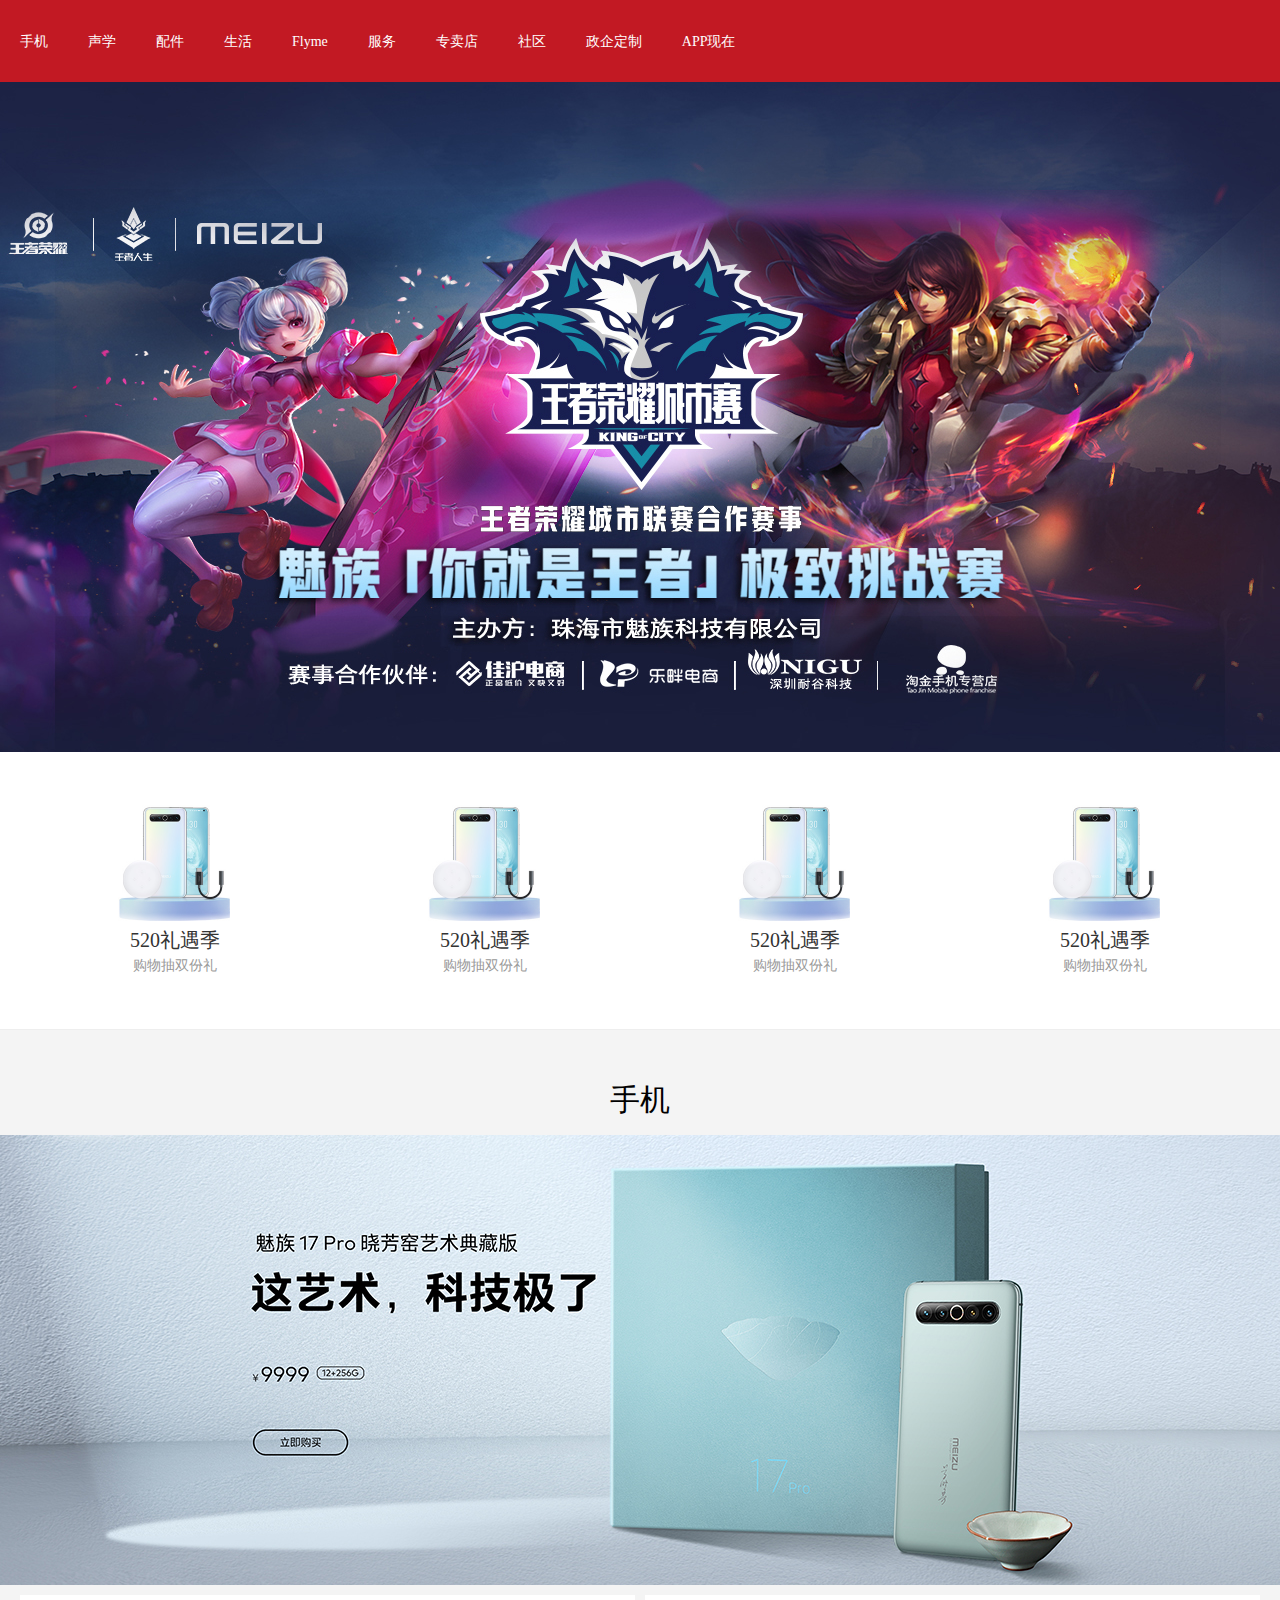
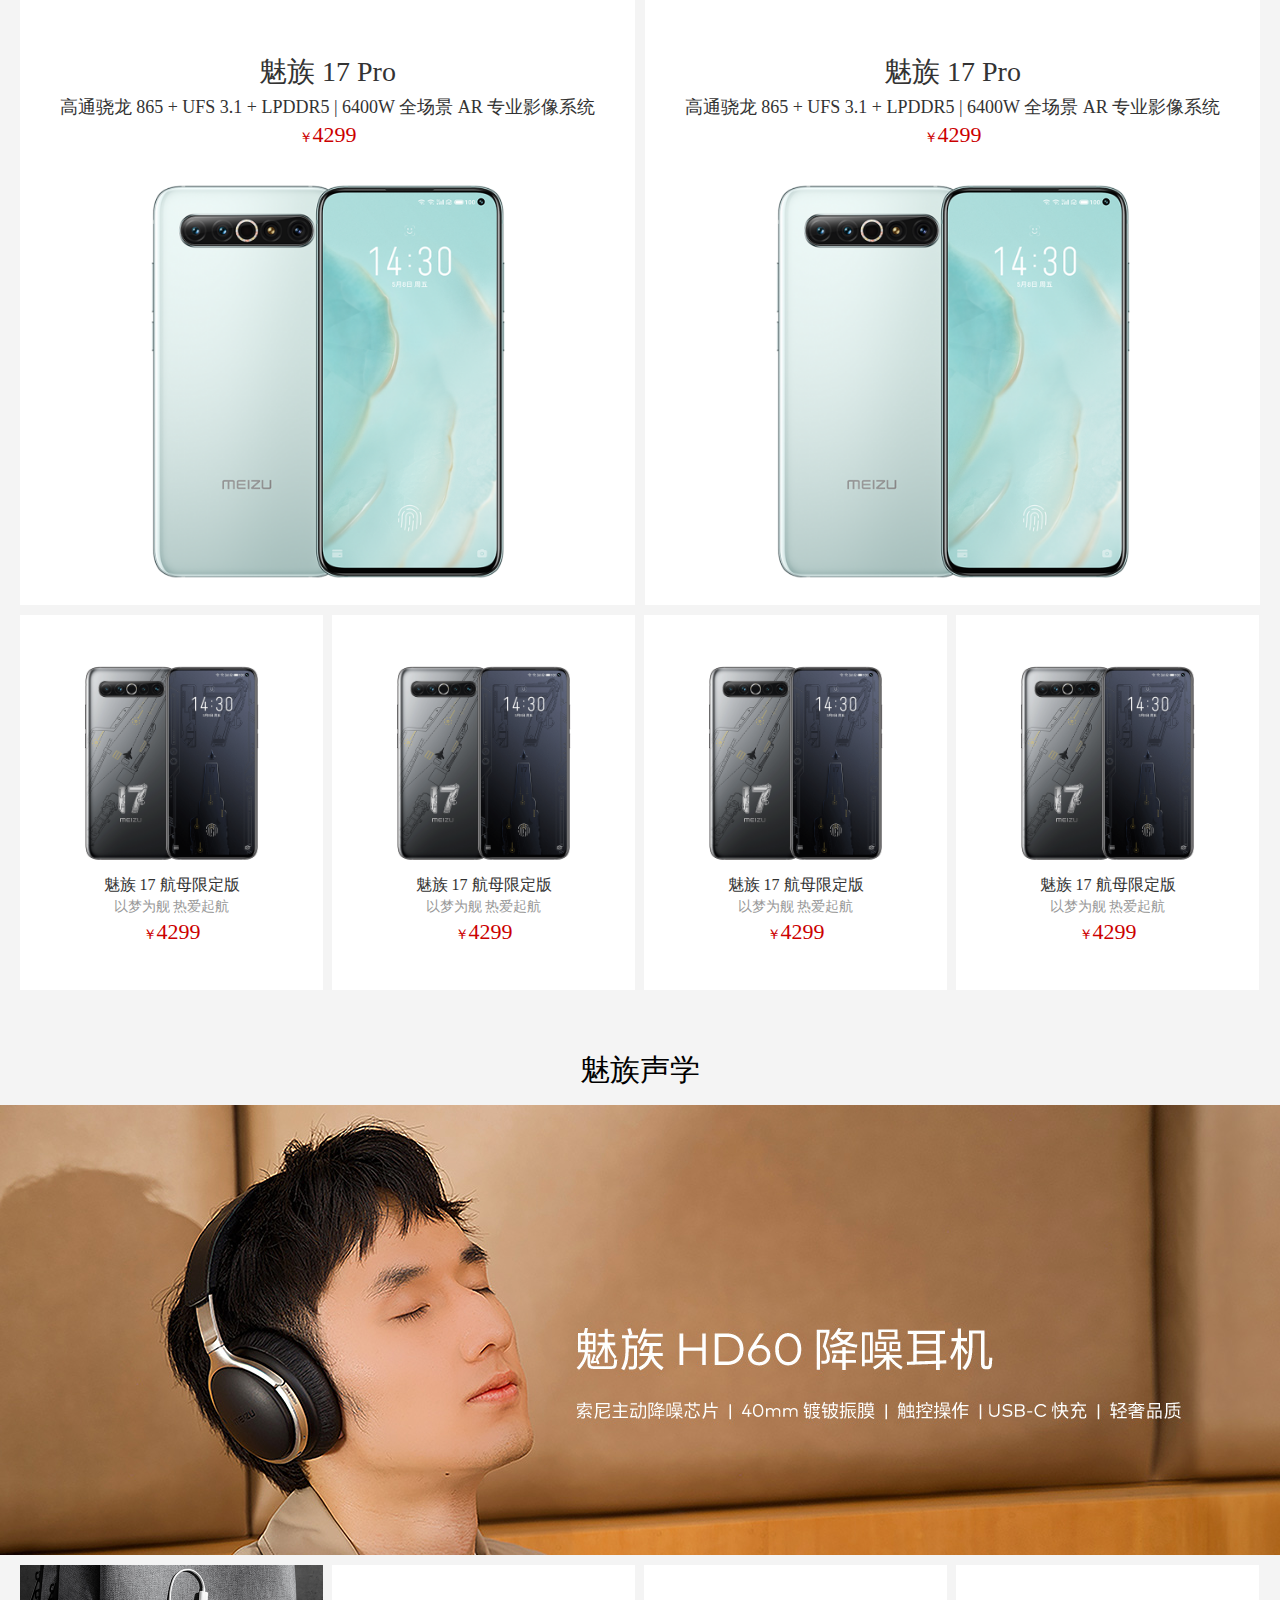
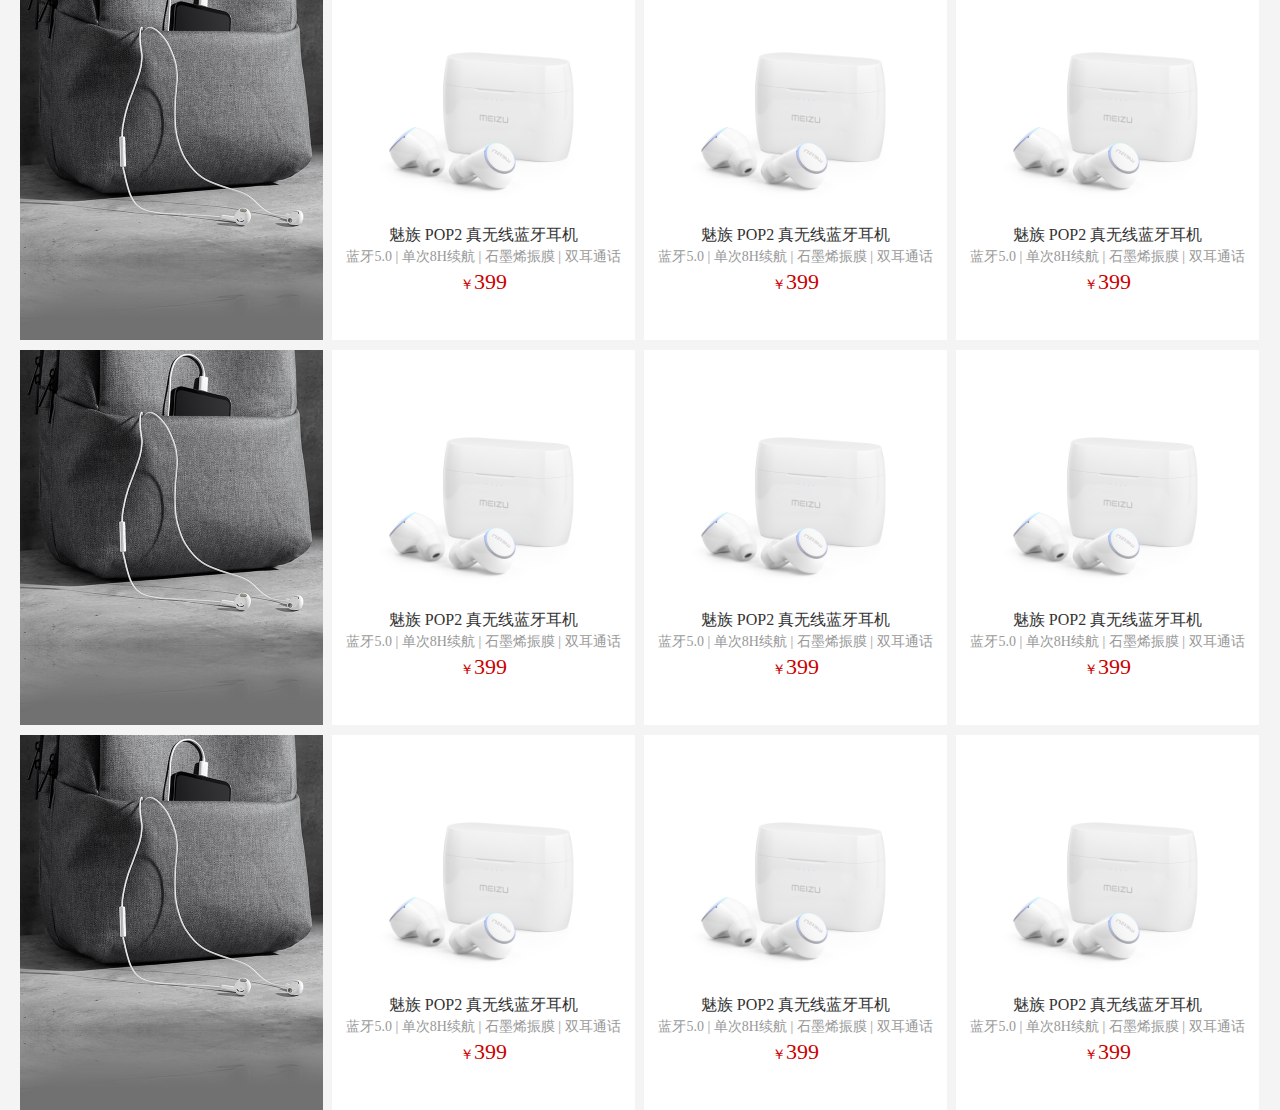
<file: index.html>
<!DOCTYPE html>
<html lang="en">
<head>
    <meta charset="UTF-8">
    <title>魅族</title>
    <link rel="icon" href="images/favicon.ico"/>
    <link rel="stylesheet" href="css/reset.css"/>
    <link rel="stylesheet" href="css/meizu.css"/>
</head>
<body>
<!--导航条开始-->
<div class="nav">
    <ul>
        <li><a href="#">手机</a></li>
        <li><a href="#">声学</a></li>
        <li><a href="#">配件</a></li>
        <li><a href="#">生活</a></li>
        <li><a href="#">Flyme</a></li>
        <li><a href="#">服务</a></li>
        <li><a href="#">专卖店</a></li>
        <li><a href="#">社区</a></li>
        <li><a href="#">政企定制</a></li>
        <li><a href="#">APP现在</a></li>
    </ul>
</div>
<!--导航条结束-->
<!--banner开始-->
<div class="banner">

</div>
<!--banner结束-->
<!--广告部分开始-->
<div class="ad">
    <div class="wrap">
        <div class="ad-box">
            <a href="#">
                <img src="images/bbb2b7fe-9ccd-4acb-aeac-c847eff6c6b6.jpg" alt="" class="goods-img">
                <p class="goods-name">520礼遇季</p>
                <p class="goods-desc">购物抽双份礼</p>
            </a>
        </div>
        <div class="ad-box">
            <a href="#">
                <img src="images/bbb2b7fe-9ccd-4acb-aeac-c847eff6c6b6.jpg" alt="" class="goods-img">
                <p class="goods-name">520礼遇季</p>
                <p class="goods-desc">购物抽双份礼</p>
            </a>
        </div>
        <div class="ad-box">
            <a href="#">
                <img src="images/bbb2b7fe-9ccd-4acb-aeac-c847eff6c6b6.jpg" alt="" class="goods-img">
                <p class="goods-name">520礼遇季</p>
                <p class="goods-desc">购物抽双份礼</p>
            </a>
        </div>
        <div class="ad-box">
            <a href="#">
                <img src="images/bbb2b7fe-9ccd-4acb-aeac-c847eff6c6b6.jpg" alt="" class="goods-img">
                <p class="goods-name">520礼遇季</p>
                <p class="goods-desc">购物抽双份礼</p>
            </a>
        </div>
    </div>
</div>
<!--广告部分结束-->
<!--主体开始-->
<div class="content">
    <!--手机开始-->
    <div class="phone">
        <h3 class="title">手机</h3>
        <div class="ad-img"></div>
        <div class="phone-box">
            <div class="wrap">
                <div class="phone-box-top">
                    <div class="p-top-box">
                        <a href="#">
                            <p class="phone-name">魅族 17 Pro</p>
                            <p class="phone-desc">高通骁龙 865 + UFS 3.1 + LPDDR5 | 6400W 全场景 AR 专业影像系统</p>
                            <p class="price"><span class="fh">￥</span>4299</p>
                            <img src="images/Cgbj0F6zwUqAdPsoAAtCAjTT7ek670.png" alt="" class="phone-img">
                        </a>
                    </div>
                    <div class="p-top-box">
                        <a href="#">
                            <p class="phone-name">魅族 17 Pro</p>
                            <p class="phone-desc">高通骁龙 865 + UFS 3.1 + LPDDR5 | 6400W 全场景 AR 专业影像系统</p>
                            <p class="price"><span class="fh">￥</span>4299</p>
                            <img src="images/Cgbj0F6zwUqAdPsoAAtCAjTT7ek670.png" alt="" class="phone-img">
                        </a>
                    </div>
                </div>
                <div class="phone-box-bottom">
                    <div class="p-bottom-box">
                        <a href="#">
                            <img src="images/Cgbj0V61DmKAarkmAAUGRp7cOD4317.png" alt="" class="img">
                            <p class="name">魅族 17 航母限定版</p>
                            <p class="desc">以梦为舰 热爱起航</p>
                            <p class="price"><span class="fh">￥</span>4299</p>
                        </a>
                    </div>
                    <div class="p-bottom-box">
                        <a href="#">
                            <img src="images/Cgbj0V61DmKAarkmAAUGRp7cOD4317.png" alt="" class="img">
                            <p class="name">魅族 17 航母限定版</p>
                            <p class="desc">以梦为舰 热爱起航</p>
                            <p class="price"><span class="fh">￥</span>4299</p>
                        </a>
                    </div>
                    <div class="p-bottom-box">
                        <a href="#">
                            <img src="images/Cgbj0V61DmKAarkmAAUGRp7cOD4317.png" alt="" class="img">
                            <p class="name">魅族 17 航母限定版</p>
                            <p class="desc">以梦为舰 热爱起航</p>
                            <p class="price"><span class="fh">￥</span>4299</p>
                        </a>
                    </div>
                    <div class="p-bottom-box">
                        <a href="#">
                            <img src="images/Cgbj0V61DmKAarkmAAUGRp7cOD4317.png" alt="" class="img">
                            <p class="name">魅族 17 航母限定版</p>
                            <p class="desc">以梦为舰 热爱起航</p>
                            <p class="price"><span class="fh">￥</span>4299</p>
                        </a>
                    </div>
                </div>
            </div>
        </div>
    </div>
    <!--手机结束-->
<!--    魅族声学开始-->
    <div class="voice">
        <h3 class="title">魅族声学</h3>
        <div class="ad-img ad-img1"></div>
        <div class="voice-box">
            <div class="wrap">
                <div class="items">
                    <a href="#">
                        <img src="images/04811a8d-07fb-4188-a852-1971f442d08f.jpg" alt="" class="voice-img">
                    </a>
                </div>
                <div class="items">
                    <a href="#">
                        <img src="images/Cgbj0Vy9Jq6AEzhMAApuih_4TPw329.png" alt="" class="img">
                        <p class="name">魅族 POP2 真无线蓝牙耳机</p>
                        <p class="desc">蓝牙5.0 | 单次8H续航 | 石墨烯振膜 | 双耳通话</p>
                        <p class="price"><span class="fh">￥</span>399</p>
                    </a>
                </div>
                <div class="items">
                    <a href="#">
                        <img src="images/Cgbj0Vy9Jq6AEzhMAApuih_4TPw329.png" alt="" class="img">
                        <p class="name">魅族 POP2 真无线蓝牙耳机</p>
                        <p class="desc">蓝牙5.0 | 单次8H续航 | 石墨烯振膜 | 双耳通话</p>
                        <p class="price"><span class="fh">￥</span>399</p>
                    </a>
                </div>
                <div class="items">
                    <a href="#">
                        <img src="images/Cgbj0Vy9Jq6AEzhMAApuih_4TPw329.png" alt="" class="img">
                        <p class="name">魅族 POP2 真无线蓝牙耳机</p>
                        <p class="desc">蓝牙5.0 | 单次8H续航 | 石墨烯振膜 | 双耳通话</p>
                        <p class="price"><span class="fh">￥</span>399</p>
                    </a>
                </div>
                <div class="items">
                    <a href="#">
                        <img src="images/04811a8d-07fb-4188-a852-1971f442d08f.jpg" alt="" class="voice-img">
                    </a>
                </div>
                <div class="items">
                    <a href="#">
                        <img src="images/Cgbj0Vy9Jq6AEzhMAApuih_4TPw329.png" alt="" class="img">
                        <p class="name">魅族 POP2 真无线蓝牙耳机</p>
                        <p class="desc">蓝牙5.0 | 单次8H续航 | 石墨烯振膜 | 双耳通话</p>
                        <p class="price"><span class="fh">￥</span>399</p>
                    </a>
                </div>
                <div class="items">
                    <a href="#">
                        <img src="images/Cgbj0Vy9Jq6AEzhMAApuih_4TPw329.png" alt="" class="img">
                        <p class="name">魅族 POP2 真无线蓝牙耳机</p>
                        <p class="desc">蓝牙5.0 | 单次8H续航 | 石墨烯振膜 | 双耳通话</p>
                        <p class="price"><span class="fh">￥</span>399</p>
                    </a>
                </div>
                <div class="items">
                    <a href="#">
                        <img src="images/Cgbj0Vy9Jq6AEzhMAApuih_4TPw329.png" alt="" class="img">
                        <p class="name">魅族 POP2 真无线蓝牙耳机</p>
                        <p class="desc">蓝牙5.0 | 单次8H续航 | 石墨烯振膜 | 双耳通话</p>
                        <p class="price"><span class="fh">￥</span>399</p>
                    </a>
                </div>
                <div class="items">
                    <a href="#">
                        <img src="images/04811a8d-07fb-4188-a852-1971f442d08f.jpg" alt="" class="voice-img">
                    </a>
                </div>
                <div class="items">
                    <a href="#">
                        <img src="images/Cgbj0Vy9Jq6AEzhMAApuih_4TPw329.png" alt="" class="img">
                        <p class="name">魅族 POP2 真无线蓝牙耳机</p>
                        <p class="desc">蓝牙5.0 | 单次8H续航 | 石墨烯振膜 | 双耳通话</p>
                        <p class="price"><span class="fh">￥</span>399</p>
                    </a>
                </div>
                <div class="items">
                    <a href="#">
                        <img src="images/Cgbj0Vy9Jq6AEzhMAApuih_4TPw329.png" alt="" class="img">
                        <p class="name">魅族 POP2 真无线蓝牙耳机</p>
                        <p class="desc">蓝牙5.0 | 单次8H续航 | 石墨烯振膜 | 双耳通话</p>
                        <p class="price"><span class="fh">￥</span>399</p>
                    </a>
                </div>
                <div class="items">
                    <a href="#">
                        <img src="images/Cgbj0Vy9Jq6AEzhMAApuih_4TPw329.png" alt="" class="img">
                        <p class="name">魅族 POP2 真无线蓝牙耳机</p>
                        <p class="desc">蓝牙5.0 | 单次8H续航 | 石墨烯振膜 | 双耳通话</p>
                        <p class="price"><span class="fh">￥</span>399</p>
                    </a>
                </div>
            </div>
        </div>
    </div>
<!--    魅族声学结束-->

</div>
<!--主体结束-->


</body>
</html>
</file>
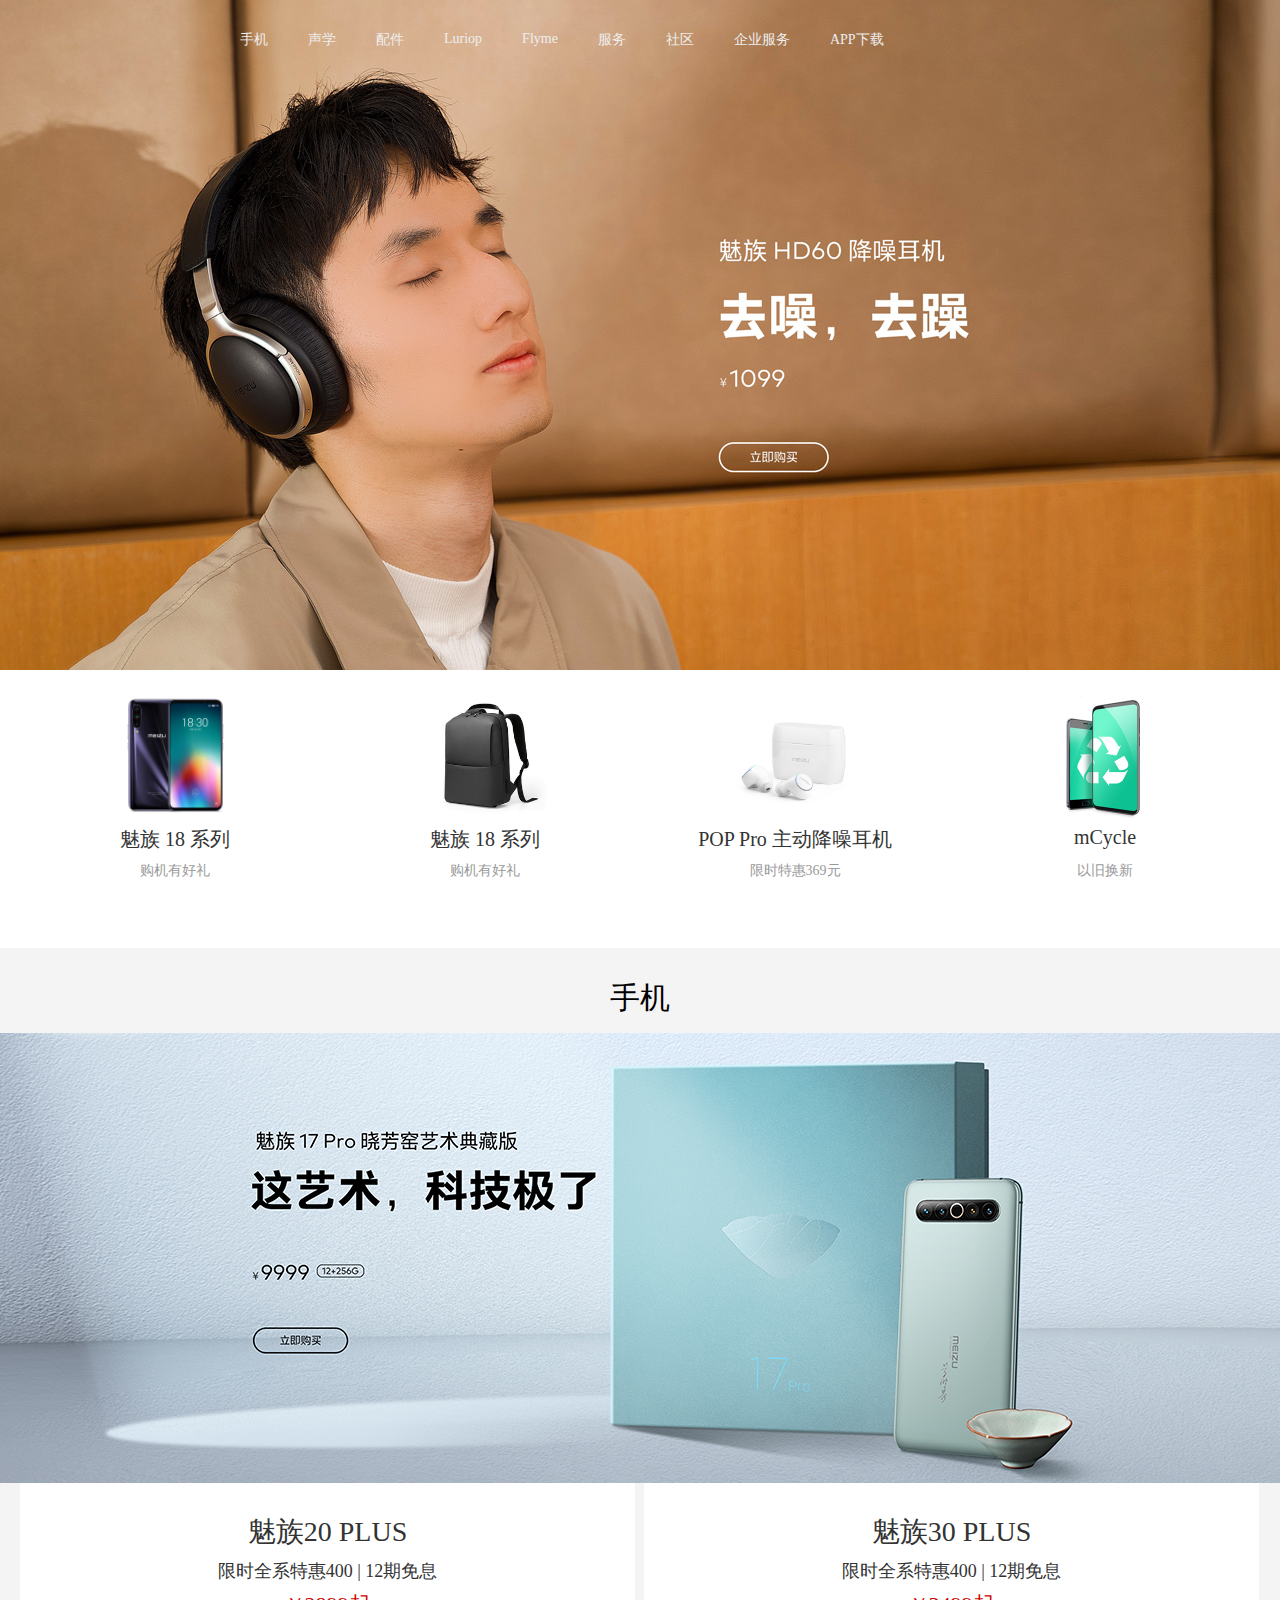
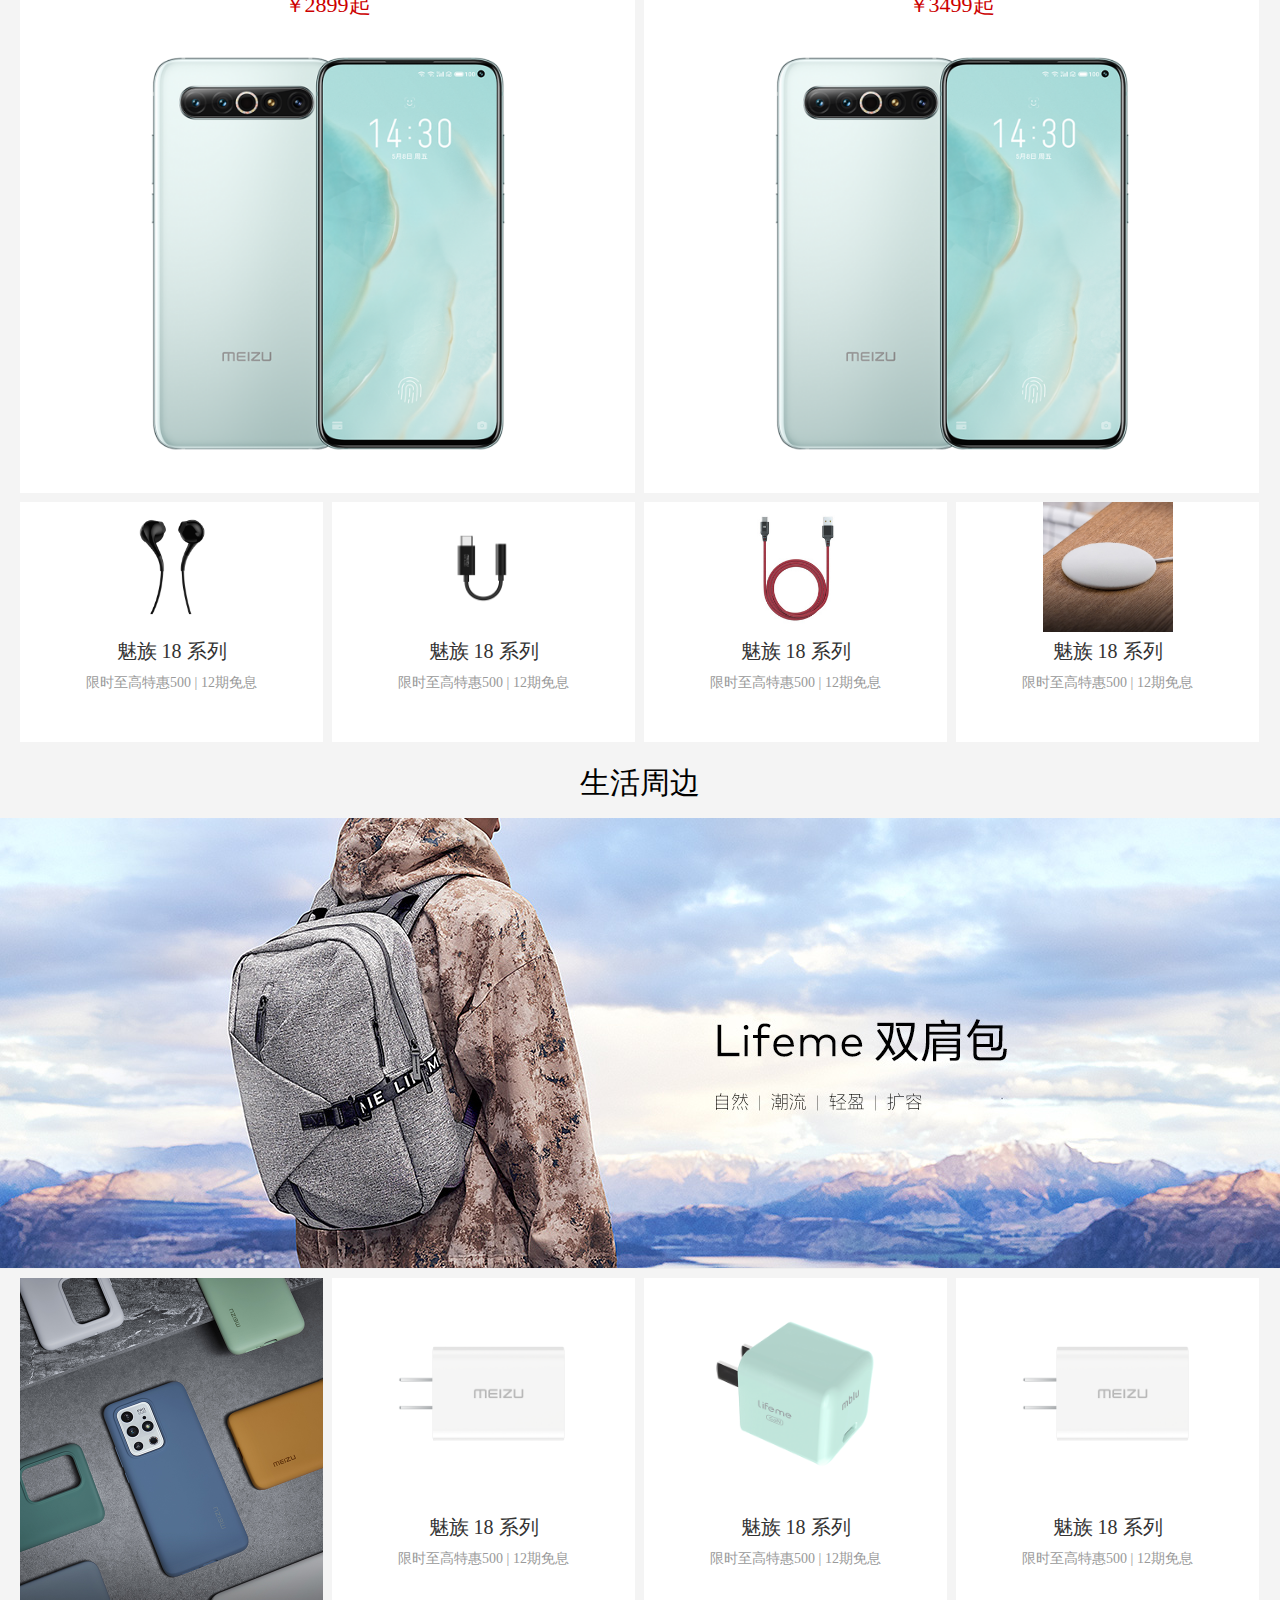
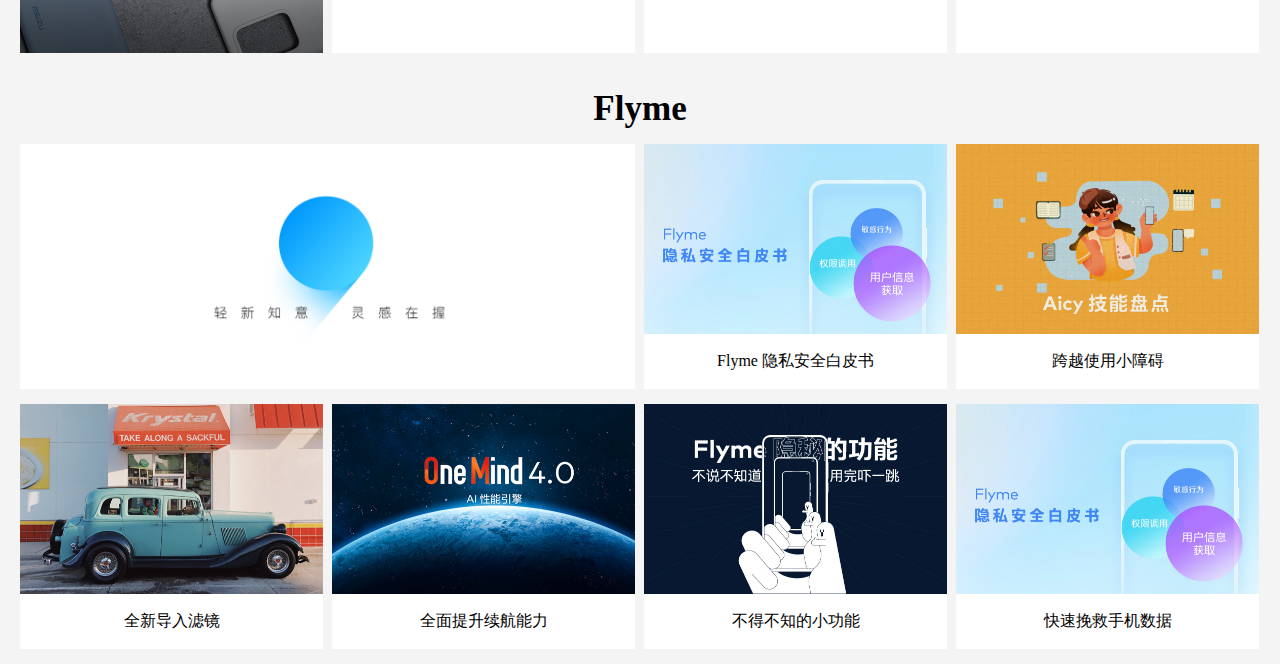
<file: index1.html>
<!DOCTYPE html>
<html lang="en">
<head>
    <meta charset="UTF-8">
    <title>魅族</title>
    <link rel="icon" href="images/favicon.ico"/>
    <link rel="stylesheet" href="css/reset.css"/>
    <link rel="stylesheet" href="css/css1.css"/>
</head>
<body>
  <!-- banner开始 -->
  <div class="banner">
    <div class="wrap"> <div class="navbar">
      <ul>
         <li><a href=""> 手机</a></li>
        <li> <a href=""> 声学</a></li>
          <li><a href="">配件</a></li>
          <li><a href="">Luriop</a></li>
          <li><a href="">Flyme</a></li>
          <li><a href="">服务</a></li>
          <li><a href="">社区</a></li>
          <li><a href="">企业服务</a></li>
          <li><a href="">APP下载</a></li>
</ul>
    </div>
    </div>
  </div>
  <!-- banner结束 -->

  <!-- 广告开始 -->
  <div class="ad">
    <!-- 水平居中的div -->
      <div class="wrap">
<div class="ad-box">
<a href="#">
  <img src="images/Cgbj0V2upxqANyVFAAjApUYA58w668.png" alt="" class="ad-img">
  <p class="ad-name">魅族  18  系列</p>
  <p class="ad-desc">购机有好礼</p>
</a>
</div>
<div class="ad-box">
  <a href="#">
    <img src="images/Cgbj0Vy9J36ARuB2AAVQph9X9vs749.png@240x240.jpg" alt="" class="ad-img">
    <p class="ad-name">魅族  18  系列</p>
    <p class="ad-desc">购机有好礼</p>
  </a>
  </div>
  <div class="ad-box">
    <a href="#">
      <img src="images/Cgbj0Vy9Jq6AEzhMAApuih_4TPw329.png@240x240.jpg" alt="" class="ad-img">
      <p class="ad-name">POP Pro 主动降噪耳机</p>
      <p class="ad-desc">限时特惠369元</p>
    </a>
    </div>
    <div class="ad-box">
      <a href="#">
        <img src="images/552f6669-8652-4f78-a122-4866d2f7d25c.jpg" alt="" class="ad-img">
        <p class="ad-name">mCycle</p>
        <p class="ad-desc">以旧换新</p>
      </a>
      </div>
      </div>
  </div>
  <!-- 广告结束 -->
  <!-- 主体开始 -->
  <div class="content">
    <!-- 手机开始 -->
    <div class="phone">
      <h3 class="title">手机</h3>
      <div class="content-img"></div>
      <div class="phone-box">
        <div class="wrap">
          <div class="phone-box-top">
<div class="p-top-box">
  <a href="#">
    <p class="phone-name">魅族20 PLUS</p>
    <p class="phone-desc">限时全系特惠400 | 12期免息</p>
    <p class="price"><span class="fh">￥</span>2899起</p>
    <img src="images/Cgbj0F6zwUqAdPsoAAtCAjTT7ek670.png" alt="" class="phone-img">
  </a>
</div>
<div class="p-top-box">
  <a href="#">
    <p class="phone-name">魅族30 PLUS</p>
    <p class="phone-desc">限时全系特惠400 | 12期免息</p>
    <p class="price"><span class="fh">￥</span>3499起</p>
    <img src="images/Cgbj0F6zwUqAdPsoAAtCAjTT7ek670.png" alt="" class="phone-img">
  </a>
</div>
          </div>
          <div class="phone-box-bottom">
<div class="p-bottom-box">
  <a href="#">
    <img src="images/Cix_s1gcTHCANftiAAErzSizI8c299.png" alt="" class="ad-img">
    <p class="ad-name">魅族  18  系列</p>
    <p class="ad-desc">限时至高特惠500 | 12期免息</p>
  </a>
</div>
<div class="p-bottom-box">  <a href="#">
  <img src="images/Cgbj0Vy_C3GAN_TKAAExaPfTwFc180.png" alt="" class="ad-img">
  <p class="ad-name">魅族  18  系列</p>
  <p class="ad-desc">限时至高特惠500 | 12期免息</p>
</a></div>
<div class="p-bottom-box">  <a href="#">
  <img src="images/Cgbj0V37HNOAIdPFAAcMN3qrsLw357.png@240x240.jpg" alt="" class="ad-img">
  <p class="ad-name">魅族  18  系列</p>
  <p class="ad-desc">限时至高特惠500 | 12期免息</p>
</a></div>
<div class="p-bottom-box">  <a href="#">
  <img src="images/c077f533-0173-420c-9c61-5a9ab70ffa2f.jpg" alt="" class="ad-img">
  <p class="ad-name">魅族  18  系列</p>
  <p class="ad-desc">限时至高特惠500 | 12期免息</p>
</a></div>
          </div>
        </div>
      </div>
    </div>
    <!-- 手机结束 -->
  </div>
  <!-- 主体结束 -->

  <!-- 生活周边开始 -->
<div class="section">
<h3 class="title">生活周边</h3>
<div class="section-img"></div>
<div class="section-box">
  <div class="wrap">
    <div class="sp-bottom-box">  <a href="#">
      <img src="images/s1.jpg" alt="" id="sp-bottom-one">
    </a></div>
    <div class="sp-bottom-box">  <a href="#">
      <img src="images/s3.png" alt="">
      <p class="ad-name">魅族  18  系列</p>
      <p class="ad-desc">限时至高特惠500 | 12期免息</p>
    </a></div>
    <div class="sp-bottom-box">  <a href="#">
      <img src="images/s4.png" alt="">
      <p class="ad-name">魅族  18  系列</p>
      <p class="ad-desc">限时至高特惠500 | 12期免息</p>
    </a></div>
    <div class="sp-bottom-box">  <a href="#">
      <img src="images/s3.png" alt="">
      <p class="ad-name">魅族  18  系列</p>
      <p class="ad-desc">限时至高特惠500 | 12期免息</p>
    </a></div>

  </div>
</div>
</div>
  <!-- 生活周边结束 -->

  <!-- FLYme开始 -->
  <div class="Flyme">
    <div class="h3"><h3>Flyme</h3></div>
    
    <div class="flyme-box">
      <div class="wrap">
        <div>
        <img src="images/flyme.png" alt="" width="615px" height="245px">
        </div>
        <div class="two">
          <img src="images/2.jpg" alt="" width="303px" height="190px">
          <p class="flyme-p">Flyme 隐私安全白皮书</p>
        </div>
        <div>
          <img src="images/3.jpg" alt="" width="303px" height="190px">
          <p class="flyme-p">跨越使用小障碍</p>
        </div>
        <div>          <img src="images/4.png" alt="" width="303px" height="190px">
          <p class="flyme-p">全新导入滤镜</p></div>
        <div>          <img src="images/5.png" alt="" width="303px" height="190px">
          <p class="flyme-p">全面提升续航能力</p></div>
        <div>          <img src="images/6.jpg" alt="" width="303px" height="190px">
          <p class="flyme-p">不得不知的小功能</p></div>
        <div>
         
          <img src="images/2.jpg" alt="" width="303px" height="190px">
          <p class="flyme-p"> 快速挽救手机数据</p>
        </div>
      </div>
    </div>
  </div>
  <!-- flyme结束 -->
</body>
</html>
</file>
<file: css/meizu.css>
/*导航条样式开始*/
.nav{
    width: 100%;
    height: 82px;
    background-color: #C21923;
}
.nav li{
    float: left;
    font-size: 14px;
    line-height: 21px;
    margin: 31px 20px 30px;
}
.nav a{
    color: #fff;
}
.nav a:hover{
    color: #008cff;
}
/*导航条样式结束*/
/*banner样式开始*/
.banner{
    width: 100%;
    height: 670px;
    background: url("../images/d12d61d0-247b-4e7f-9e2e-40aa37b0713c.jpg") center no-repeat;
}
/*banner样式结束*/
/*广告样式开始*/
.ad{
    width: 100%;
    height: 232px;
    background-color: #fff;
    border-bottom: 1px solid #eee;
    padding-bottom: 45px;
}
.wrap{
    width: 1240px;
    margin: 0 auto;
}
.ad-box{
    width: 310px;
    height:187px;
    float: left;
    padding-top: 45px;
}
.goods-img{
    width: 130px;
}
.goods-name{
    color: #333;
    font-size: 20px;
    height: 30px;
}
.goods-desc{
    color: #999;
    font-size: 14px;
    height: 21px;
}
/*广告样式结束*/
/*主体样式开始*/
.content{
    width: 100%;
    background-color: #f4f4f4;
}
/*主体样式结束*/
/*手机样式开始*/
.title{
    font-size: 30px;
    font-weight: 400;
    height: 45px;
    margin-bottom: 10px;
    padding-top: 50px;
}
.ad-img{
    width: 100%;
    height: 450px;
    background: url("../images/fd6ccf5b-aecf-4053-9729-a9cc26936720.jpg") center no-repeat;
}
.ad-img:hover{
    opacity: .85;
}
.phone-box{
    width: 100%;
    height: 1005px;
}
.phone-box-top{
    width: 100%;
    height: 610px;
    margin-top: 10px;
}
.phone-box-bottom{
    width: 100%;
    height: 375px;
}
.p-top-box{
    width: 615px;
    height: 610px;
    background-color: #fff;
    float: left;
}
.p-bottom-box{
    width: 303px;
    height: 375px;
    background-color: #fff;
    float: left;
    margin-top: 10px;
}
.phone-box-top>div:first-child{
    margin-right: 10px;
}
.phone-name{
    color: #333;
    font-size: 28px;
    height: 42px;
    padding-top: 58px;
}
.phone-desc{
    color: #333;
    font-size: 18px;
    height: 27px;
}
.price{
    color: #c00;
    font-size: 22px;
}
.fh{
    font-size: 14px;
}
.phone-img{
    width: 460px;
}
.img{
    width: 230px;
    margin-top: 30px;
}
.name{
    color: #333;
    height: 23px;
}
.desc{
    color: #999;
    font-size: 14px;
    height: 21px;
}
.phone-box-bottom>div{
    margin-right: 9px;
}
.phone-box-bottom>div:last-child{
    margin-right: 0;
}
/*手机样式结束*/
/*魅族声学样式开始*/
.ad-img1{
    background-image: url("../images/d26392c2-62c8-4f12-8650-cebfb34734d4.jpg");
}
.voice-box{
    width: 100%;
    height: 1155px;
}
.items{
    width: 303px;
    height: 375px;
    background-color: #fff;
    float: left;
    margin-top: 10px;
    margin-right: 9px;
}
.voice-img{
    width: 100%;
}
.items:nth-child(4n){
    margin-right: 0;
}
/*魅族声学样式结束*/
</file>
<file: css/css1.css>
body{
  text-align: center;
}
a{
  text-decoration: none;
}

/* banner样式 */
.banner{
  width: 100%;
  height: 670px;
  background: url("../images/f9df1e57-0f99-47d9-b2f5-d8b210b6c9d4.jpg") no-repeat center;
}
.navbar{
  width: 100%;
  height: 50px;
  margin-left: 200px;
}
.navbar>ul>li{
font-size: 14px;
float: left;
padding: 31px 20px 30px;
}
.navbar>ul>li>a{
  color: #eee;
}
.navbar>ul>li>a:hover{
  color: blue;
}
/* banner样式结束 */

/* ad广告开始 */
.ad{
  width: 100%;
  height: 278px;
  background-color: white;
}
.wrap{
  width: 1240px;
  margin: 0 auto;
}
.ad-box{
  margin-top: 20px;
  width: 310px;
  height: 232px;
  background-color: white;
  float: left;
}
.ad-img{
  width: 130px;
  height: 130px;
}
.ad-name{
  color: #333;
  font-size: 20px;
  height: 30px;
  margin: 6px auto;
}
.ad-desc{
  color: #999;
  font-size: 14px;
  height: 21px;
}
/* ad广告结束 */

/* 主体开始 */
.content{
  width: 100%;
  background-color: #f4f4f4;
}
.title{
  font-size: 30px;
  font-weight: 400;
  height: 45px;
  padding-top: 30px;
  padding-bottom: 10px;
}
.content-img{
  width: 100%;
  height: 450px;
  background: url("../images/fd6ccf5b-aecf-4053-9729-a9cc26936720.jpg") no-repeat center;
}
.phone-box{
  width: 100%;
}
.phone-box-top{
width: 100%;
height: 610px;
}
.phone-box-bottom{
  width: 100%;
  height: 240px;
}
.p-top-box:first-child{
    margin-right: 9px;
}
.p-top-box{
  width: 615px;
  height: 610px;
  float: left;
  background-color: white;

}
.p-top-box:hover{
  opacity: .8;
}
.p-bottom-box{
  width: 303px;
  height: 240px;
  float: left;
  background-color: white;
  margin-right: 9px;
  margin-top: 9px;
}
.p-bottom-box:last-child{
  margin-right: 0;
}
.p-bottom-box:hover{
  opacity: .8;
}
.phone-name{
  margin-top: 30px;
  color: #333;
  font-size: 28px;
  height: 42px;
}
.phone-desc{
  margin:4px auto;
  color: #333;
  font-size: 18px;
  height: 27px;
}
.price{
  color: #c00;
  font-size: 22px;
}
.fh{
  font-size: 20px;
}
.phone-img{
  width: 460px;
}
/* 主体结束 */
/* 生活周边开始 */
.section{
  background-color: #f4f4f4;
}
.section-img{
  width: 100%;
  height: 450px;
  background: url("../images/c8c4b555-064f-433d-bf4c-c5fd247e9bc1.jpg") no-repeat center;
  border-bottom: 1px solid #eee;
}
.section-img:hover{
  opacity: .8;
}
.section-box{
  width: 100%;
  height: 390px;
}
#sp-bottom-one{
  width: 303px;
  height: 375px;
}
.sp-bottom-box>a>img{
  width: 230px;
  height: 230px;
}
.sp-bottom-box{
  width: 303px;
  height: 375px;
  float: left;
  background-color: white;
  margin-right: 9px;
  margin-top: 9px;
}
.sp-bottom-box:last-child{
  margin-right: 0;
}
/* 生活周边结束 */
/* flyme */
.h3{
  width: 100%;
  font-size: 30px;
  font-weight: 400;
  height: 45px;
  padding-top: 30px;
  padding-bottom: 10px;
  background-color: #f4f4f4;
}
.flyme-box{
  width: 100%;
  height: 520px;
  background-color: #f4f4f4;
}
.flyme-box>div>div{
  width: 303px;
  height: 245px;
  background-color: white;
  margin-bottom: 15px;
  margin-right: 9px;
  float: left;
}
.flyme-box>div>div:first-child{
  width: 615px;
  height: 245px;
  float: left;
}
.flyme-box>div>div:nth-child(3),.flyme-box>div>div:nth-child(7){
  margin-right: 0;
}
.flyme-p{
  width: 303px;
  height: 54px;
  line-height: 54px;
}
</file>
